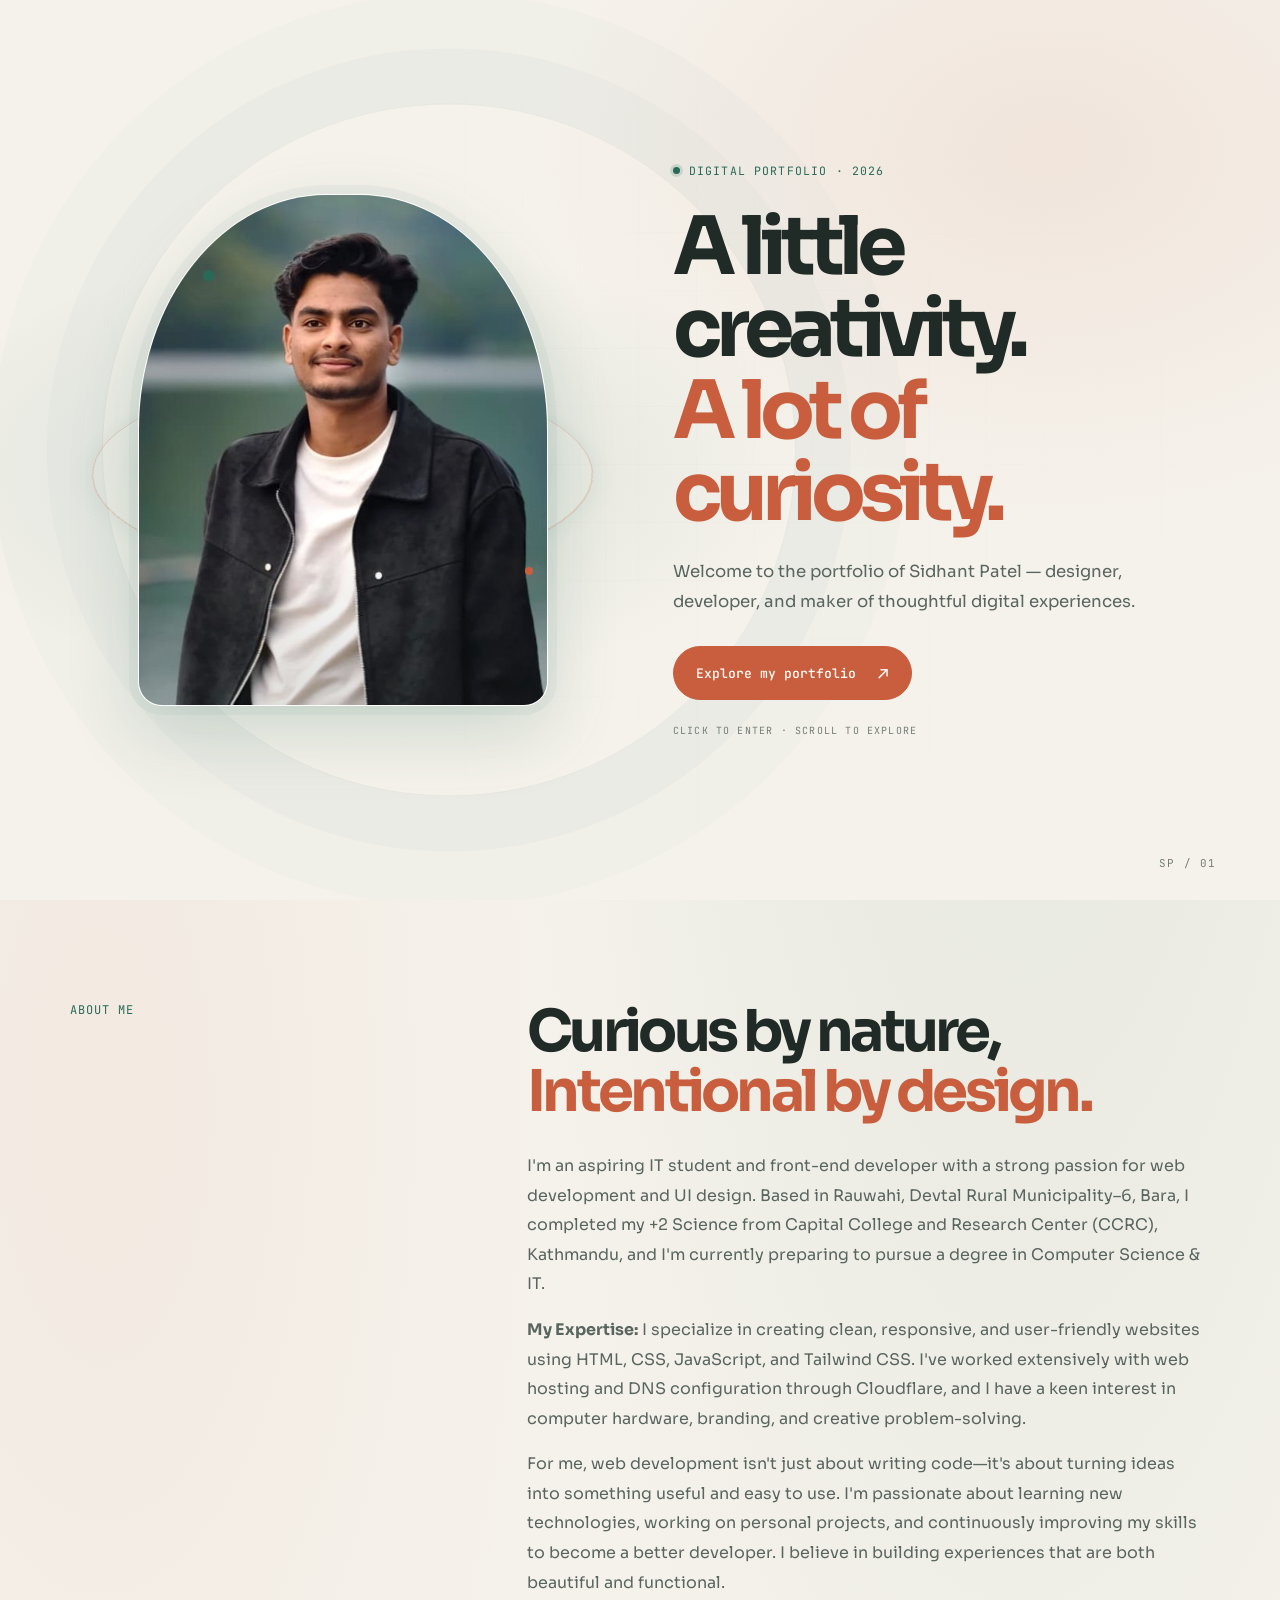
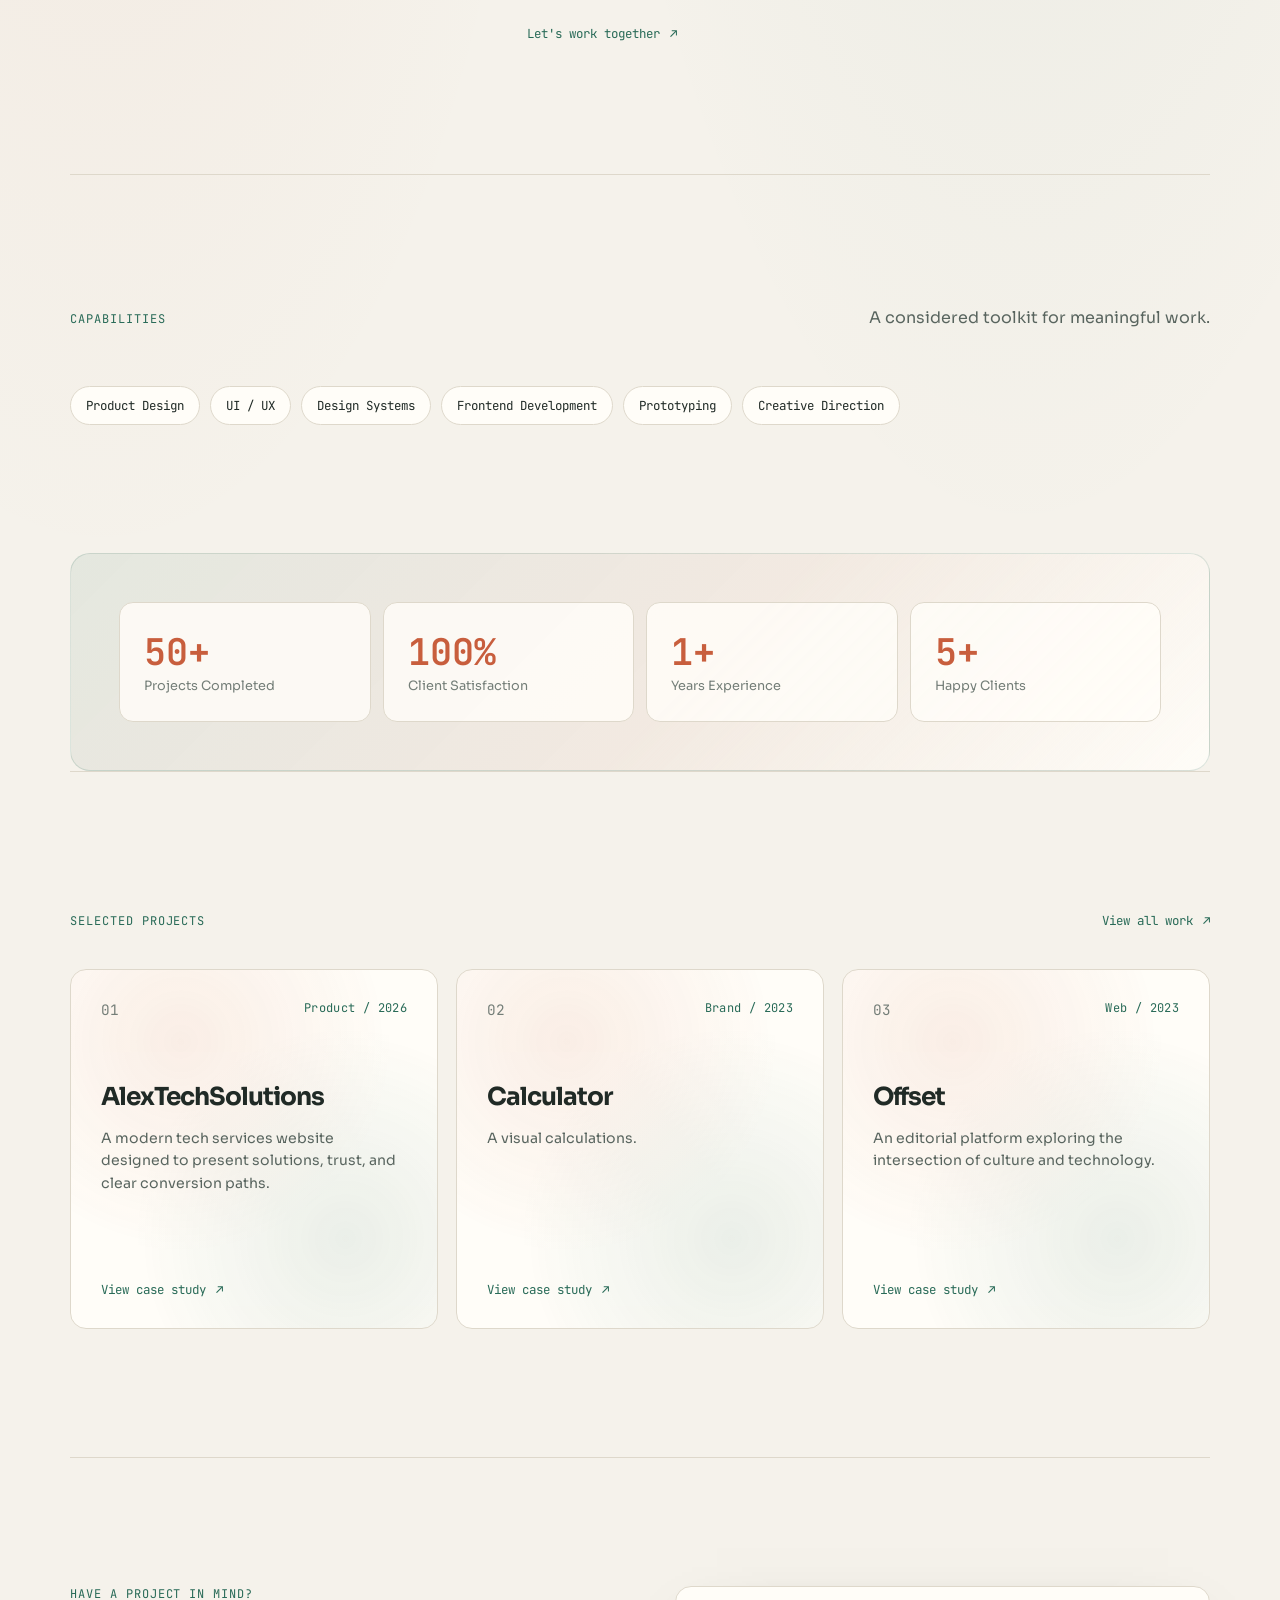
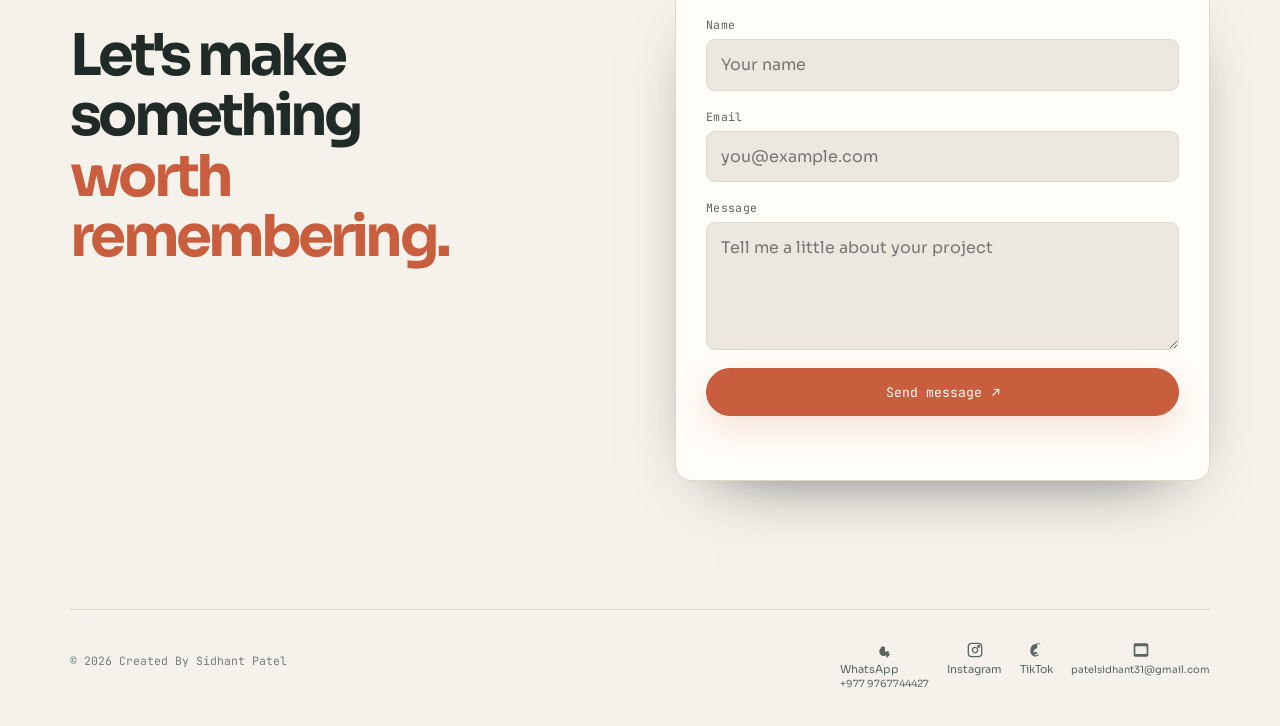
<file: index.html>
<!doctype html>
<html lang="en">
<head>
  <meta charset="UTF-8" />
  <meta name="viewport" content="width=device-width, initial-scale=1.0" />
  <meta name="description" content="Sidhant Patel  product designer and developer." />
  <title>Sidhant Patel  Designer & Developer From Nepal</title>

  <link rel="icon" href="shsaaa.png" type="image/png" sizes="48x48" />
  <link rel="icon" href="shsaaa.png" type="image/png" sizes="200x200" />
  <link rel="shortcut icon" href="shsaaa.png" type="image/png" />
  <link rel="apple-touch-icon" href="shsaaa.png" sizes="200x200" type="image/png" />
  <link rel="icon" href="shsaaa.png" type="image/png" />

  <!-- Open Graph / WhatsApp Preview Tags -->
  <meta property="og:type" content="website" />
  <meta property="og:site_name" content="Sidhant Patel  Designer & Developer From Nepal" />
  <meta property="og:url" content="https://sidhantpatel.com.np/" />
  <meta property="og:title" content="Sidhant Patel  Designer & Developer From Nepal" />
  <meta property="og:description" content="Sidhant Patel  product designer and developer From Nepal." />
  <meta property="og:image" content="https://sidhantpatel.com.np/t1.png" />
  <meta property="og:image:alt" content="Sidhant Patel  Designer & Developer From Nepal" />
  <meta property="og:image:type" content="image/jpeg" />
  <meta property="og:image:width" content="1086" />
  <meta property="og:image:height" content="1448" />

  <meta name="twitter:card" content="summary_large_image" />
  <meta name="twitter:title" content="Sidhant Patel  Designer & Developer From Nepal" />
  <meta name="twitter:description" content="Sidhant Patel  product designer and developer From Nepal." />
  <meta name="twitter:image" content="https://sidhantpatel.com.np/t1.png" />

  <meta name="theme-color" content="#f5f2eb" />
  <meta name="msapplication-TileColor" content="#f5f2eb" />
  <meta name="msapplication-TileImage" content="shsaaa.png" />

  <link rel="icon" href="shsaaa.png" type="image/png" sizes="any" />
  <link rel="icon" href="shsaaa.png" type="image/png" />
  <link rel="icon" href="shsaaa.png" type="image/png" sizes="52x52" />
  <link rel="icon" href="shsaaa.png" type="image/png" sizes="100x100" />
  <link rel="shortcut icon" href="shsaaa.png" type="image/png" />
  <link rel="apple-touch-icon" href="shsaaa.png" sizes="190x190" type="image/png" />
  <link rel="mask-icon" href="shsaaa.png" color="#ff8a00" />
  <link rel="manifest" href="site.webmanifest" />

  <link rel="stylesheet" href="style.css" />
</head>
<body>
  <section class="welcome-screen" id="welcomeScreen" role="dialog" aria-modal="true" aria-labelledby="welcomeTitle" aria-describedby="welcomeDescription">
    <div class="welcome-orbit" aria-hidden="true">
      <div class="orbit-ring orbit-ring-one"></div>
      <div class="orbit-ring orbit-ring-two"></div>
      <div class="welcome-photo-frame"><img src="sidhant4.jpeg" alt="Sidhant Patel" class="welcome-photo" /></div>
      <span class="orbit-dot orbit-dot-one"></span>
      <span class="orbit-dot orbit-dot-two"></span>
    </div>
    <div class="welcome-copy">
      <p class="welcome-kicker"><span class="status-dot"></span> DIGITAL PORTFOLIO · 2026</p>
      <h1 id="welcomeTitle">A little creativity.<br /><em>A lot of curiosity.</em></h1>
      <p id="welcomeDescription">Welcome to the portfolio of Sidhant Patel — designer, developer, and maker of thoughtful digital experiences.</p>
      <button class="welcome-enter" id="welcomeEnter" type="button">Explore my portfolio <span aria-hidden="true">↗</span></button>
      <span class="welcome-hint">CLICK TO ENTER <span aria-hidden="true">·</span> SCROLL TO EXPLORE</span>
    </div>
    <span class="welcome-index" aria-hidden="true">SP / 01</span>
  </section>

  <header class="site-header">
    <nav class="nav container" aria-label="Primary navigation">
      <a class="logo" href="#home" aria-label="Sidhant Patel home">
        <img src="sidhant2.jpeg" alt="Sidhant Patel" class="logo-mark" />
        <span class="logo-text">
          <span class="logo-title">Sidhant Patel</span>
          <span class="logo-subtitle">Designer &amp; Developer</span>
        </span>
      </a>
      <button class="menu-toggle" type="button" aria-expanded="false" aria-controls="nav-links">Menu</button>
      <div class="nav-links" id="nav-links">
        <a href="#home">Profile</a><a href="#about">About</a><a href="#skills">Expertise</a><a href="#projects">Work</a><a href="#contact">Connect</a>
      </div>
    </nav>
  </header>

  <main>
    <section class="hero container" id="home">
      <div class="hero-copy">
        <p class="eyebrow">Available for select projects <span class="status-dot"></span></p>
        <h1>Hi, I’m<br /><em>SIDHANT </em></h1>
        <p class="intro">I design thoughtful digital experiences. Based in Rauwahi, Devtal Rural Municipality–6, Bara, I completed my +2 Science from Capital College and Research Center (CCRC), Kathmandu, and I'm currently preparing to pursue a degree in Computer Science & IT.</p>
        <div class="actions"><a class="button button-primary" href="#projects">View Portfolio <span>↗</span></a><a class="button button-secondary" href="cv.png" download>Download Resume <span>↓</span></a></div>
      </div>
      <div class="portrait-wrap"><div class="portrait-frame"><img src="t3.png" alt="Professional portrait of Sidhant Patel" /></div></div>
    </section>

    <section class="section container about-grid" id="about">
      <p class="section-label">About me</p>
      <div>
        <h2>Curious by nature,<br /><em>Intentional by design.</em></h2>
        <p class="body-copy">I'm an aspiring IT student and front-end developer with a strong passion for web development and UI design. Based in Rauwahi, Devtal Rural Municipality–6, Bara, I completed my +2 Science from Capital College and Research Center (CCRC), Kathmandu, and I'm currently preparing to pursue a degree in Computer Science & IT.</p>
        
        <p class="body-copy"><strong>My Expertise:</strong> I specialize in creating clean, responsive, and user-friendly websites using HTML, CSS, JavaScript, and Tailwind CSS. I've worked extensively with web hosting and DNS configuration through Cloudflare, and I have a keen interest in computer hardware, branding, and creative problem-solving.</p>
        
        <p class="body-copy">For me, web development isn't just about writing code—it's about turning ideas into something useful and easy to use. I'm passionate about learning new technologies, working on personal projects, and continuously improving my skills to become a better developer. I believe in building experiences that are both beautiful and functional.</p>
        
        <a class="text-link" href="#contact">Let's work together <span>↗</span></a>
      </div>
    </section>

    <section class="section container" id="skills"><div class="section-heading"><p class="section-label">Capabilities</p><p class="section-note">A considered toolkit for meaningful work.</p></div><div class="skills-list"><span>Product Design</span><span>UI / UX</span><span>Design Systems</span><span>Frontend Development</span><span>Prototyping</span><span>Creative Direction</span></div></section>

    <section class="section stats-section container" id="stats"><div class="stats-grid"><div class="stat-card"><div class="stat-number">50+</div><div class="stat-label">Projects Completed</div></div><div class="stat-card"><div class="stat-number">100%</div><div class="stat-label">Client Satisfaction</div></div><div class="stat-card"><div class="stat-number">1+</div><div class="stat-label">Years Experience</div></div><div class="stat-card"><div class="stat-number">5+</div><div class="stat-label">Happy Clients</div></div></div></section>

    <section class="section container" id="projects"><div class="section-heading"><p class="section-label">Selected projects</p><a class="text-link" href="#contact">View all work <span>↗</span></a></div><div class="project-grid"><article class="project-card"><div class="card-background"></div><div class="card-content"><div class="project-top"><span class="project-number">01</span><span class="project-type">Product / 2026</span></div><h3>AlexTechSolutions</h3><p>A modern tech services website designed to present solutions, trust, and clear conversion paths.</p><a class="card-link" href="https://alextechsolutions.sidhantpatel.com.np/" target="_blank" rel="noreferrer" aria-label="View AlexTechSolutions project">View case study <span>↗</span></a></div></article><article class="project-card"><div class="card-background"></div><div class="card-content"><div class="project-top"><span class="project-number">02</span><span class="project-type">Brand / 2023</span></div><h3>Calculator</h3><p>A visual calculations.</p><a class="card-link" href="calculator" aria-label="View Common Ground project">View case study <span>↗</span></a></div></article><article class="project-card"><div class="card-background"></div><div class="card-content"><div class="project-top"><span class="project-number">03</span><span class="project-type">Web / 2023</span></div><h3>Offset</h3><p>An editorial platform exploring the intersection of culture and technology.</p><a class="card-link" href="#contact" aria-label="View Offset project">View case study <span>↗</span></a></div></article></div></section>

    <section class="section contact-section container" id="contact"><div><p class="section-label">Have a project in mind?</p><h2>Let's make something<br /><em>worth remembering.</em></h2></div><form id="contact-form" class="contact-form" action="https://formspree.io/f/xljrllak" method="POST"><div class="form-group"><label for="name" class="form-label">Name</label><input type="text" id="name" name="name" class="form-input" required placeholder="Your name" /></div><div class="form-group"><label for="email" class="form-label">Email</label><input type="email" id="email" name="email" class="form-input" required placeholder="you@example.com" /></div><div class="form-group"><label for="message" class="form-label">Message</label><textarea id="message" name="message" class="form-input form-textarea" rows="4" required placeholder="Tell me a little about your project"></textarea></div><button class="button button-primary" type="submit">Send message <span>↗</span></button><p class="form-message" role="status"></p></form></section>

  <!-- Birthday Popup Modal -->
  <div id="birthday-popup" class="birthday-popup-overlay" role="dialog" aria-modal="true" aria-labelledby="birthday-title">
    <div class="birthday-image-wrap">
      <button class="birthday-close-btn" type="button" aria-label="Close birthday message">×</button>
      <img src="t1.png" alt="Birthday wishes" />
    </div>
  </div>

  <!-- Success Popup Modal -->
  <div id="success-popup" class="success-popup-overlay">
    <div class="success-popup">
      <div class="popup-icon">✓</div>
      <h2>Message Sent Successfully!</h2>
      <p>Thank you for reaching out. I'll get back to you soon.</p>
      <button class="popup-close-btn">Close</button>
    </div>
  </div>
  </main>

  <footer class="footer container"><p><a href="https://www.facebook.com/SiDhAnT44444" target="_blank" rel="noreferrer">© 2026   Created By Sidhant Patel</a></p>
    <div class="social-links">
      <div class="social-item"><a href="https://wa.me/9779767744427" target="_blank" rel="noreferrer" aria-label="WhatsApp"><svg width="1em" height="1em" viewBox="0 0 24 24" fill="currentColor" style="display: inline-block; vertical-align: -0.125em;"><path d="M17.472 14.382c-.297-.149-1.758-.867-2.03-.967-.273-.099-.471-.148-.67.15-.197.297-.767.966-.94 1.164-.173.199-.347.223-.644.075-.297-.15-1.255-.463-2.39-1.475-.883-.788-1.48-1.761-1.653-2.059-.173-.297-.018-.458.13-.606.134-.133.298-.347.446-.52.149-.174.198-.298.298-.497.099-.198.05-.371-.025-.52-.075-.149-.669-1.612-.916-2.207-.242-.579-.487-.5-.67-.51-.173-.008-.371-.01-.57-.01-.198 0-.52.074-.792.372-.272.297-1.04 1.016-1.04 2.479 0 1.462 1.065 2.875 1.213 3.074.149.198 2.096 3.2 5.076 4.487.709.306 1.262.489 1.694.625.712.227 1.36.195 1.871.118.571-.085 1.758-.719 2.006-1.413.248-.694.248-1.289.173-1.413-.074-.124-.272-.198-.57-.347m-5.421-7.403h-.004a9.87 9.87 0 00-4.255.949c-2.51 1.182-4.374 3.6-4.374 6.282 0 3.712 3.013 6.727 6.726 6.727a6.72 6.72 0 003.792-1.15l.005 3.517a.5.5 0 00.857.358l4.644-4.644a.5.5 0 00-.143-.8l-.01-.006a10.007 10.007 0 00-7.242-2.283z"></path></svg></a><span>WhatsApp<br/><small>+977 9767744427</small></span></div>
      <div class="social-item"><a href="https://www.instagram.com/sidhant_patel_/" target="_blank" rel="noreferrer" aria-label="Instagram"><svg width="1em" height="1em" viewBox="0 0 24 24" fill="none" stroke="currentColor" stroke-width="2" stroke-linecap="round" stroke-linejoin="round" style="display: inline-block; vertical-align: -0.125em;"><rect x="2" y="2" width="20" height="20" rx="5" ry="5"></rect><path d="M16 11.37A4 4 0 1 1 12.63 8 4 4 0 0 1 16 11.37z"></path><circle cx="17.5" cy="6.5" r="1.5"></circle></svg></a><span>Instagram</span></div>
      <div class="social-item"><a href="https://www.tiktok.com/@sidhu_patel18" target="_blank" rel="noreferrer" aria-label="TikTok"><svg width="1em" height="1em" viewBox="0 0 24 24" fill="currentColor" style="display: inline-block; vertical-align: -0.125em;"><path d="M19.59 6.69a4.83 4.83 0 0 1-3.77-4.25V2h-3.45v13.67a2.89 2.89 0 0 1-5.1 1.82 2.89 2.89 0 0 1 5.1-1.82V9.4a6.84 6.84 0 0 0-1-.05A6.33 6.33 0 0 0 9 20.1a6.34 6.34 0 0 0 5.25-2.82v3.07a9.36 9.36 0 0 1-5.25 1.63A9.44 9.44 0 0 1 2 11.9a9.37 9.37 0 0 1 9-9.4 9.19 9.19 0 0 1 3.54.66z"></path></svg></a><span>TikTok</span></div>
      <div class="social-item"><a href="mailto:patelsidhant31@gmail.com" aria-label="Gmail"><svg width="1em" height="1em" viewBox="0 0 24 24" fill="currentColor" style="display: inline-block; vertical-align: -0.125em;"><path d="M20.5 2h-17C2.12 2 1 3.12 1 4.5v15C1 20.88 2.12 22 3.5 22h17c1.38 0 2.5-1.12 2.5-2.5v-15C23 3.12 21.88 2 20.5 2zm0 4.5v.34l-8.5 5.9-8.5-5.9V6.5h17zm0 11.5h-17v-11l8.5 5.9 8.5-5.9v11z"></path></svg></a><span><small>patelsidhant31@gmail.com</small></span></div>
    </div></footer>
  <script src="script.js"></script>
</body>
</html>
</file>
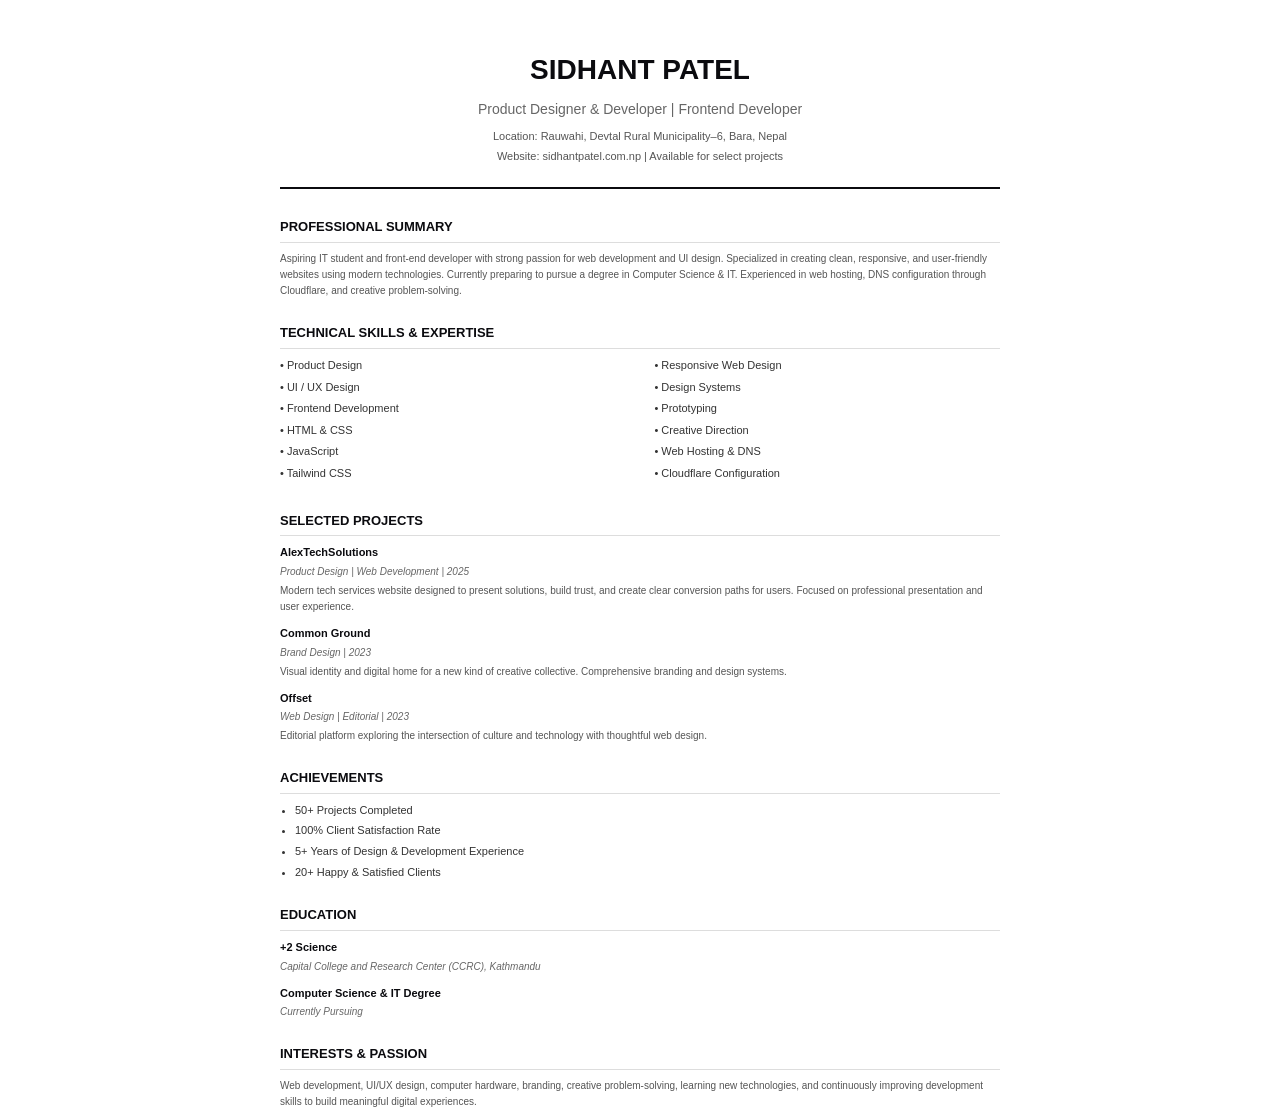
<file: resume.html>
<!DOCTYPE html>
<html lang="en">
<head>
    <meta charset="UTF-8">
    <meta name="viewport" content="width=device-width, initial-scale=1.0">
    <title>Sidhant Patel - Resume</title>
    <style>
        * {
            margin: 0;
            padding: 0;
            box-sizing: border-box;
        }
        body {
            font-family: -apple-system, BlinkMacSystemFont, 'Segoe UI', Roboto, 'Helvetica Neue', Arial, sans-serif;
            line-height: 1.6;
            color: #333;
            background: white;
        }
        .container {
            max-width: 8.5in;
            height: 11in;
            margin: 0 auto;
            padding: 0.5in;
            background: white;
        }
        header {
            text-align: center;
            margin-bottom: 0.3in;
            border-bottom: 2px solid #0b0b0f;
            padding-bottom: 0.2in;
        }
        h1 {
            font-size: 28px;
            color: #0b0b0f;
            margin-bottom: 5px;
        }
        .subtitle {
            font-size: 14px;
            color: #666;
            margin-bottom: 8px;
        }
        .contact-info {
            font-size: 11px;
            color: #555;
        }
        .contact-info p {
            margin: 2px 0;
        }
        section {
            margin-bottom: 0.25in;
        }
        .section-title {
            font-size: 13px;
            font-weight: bold;
            color: #0b0b0f;
            text-transform: uppercase;
            margin-bottom: 8px;
            padding-bottom: 4px;
            border-bottom: 1px solid #ddd;
        }
        .entry {
            margin-bottom: 10px;
            font-size: 11px;
        }
        .entry-title {
            font-weight: bold;
            color: #0b0b0f;
            margin-bottom: 2px;
        }
        .entry-subtitle {
            font-size: 10px;
            color: #666;
            font-style: italic;
            margin-bottom: 3px;
        }
        .entry-content {
            font-size: 10px;
            color: #555;
            margin-bottom: 2px;
        }
        .skills-list {
            font-size: 11px;
            columns: 2;
            column-gap: 0.3in;
        }
        .skill-item {
            margin-bottom: 4px;
        }
        ul {
            margin-left: 15px;
            font-size: 11px;
        }
        li {
            margin-bottom: 3px;
        }
        @media print {
            body {
                margin: 0;
                padding: 0;
            }
            .container {
                margin: 0;
                padding: 0.5in;
                max-width: 100%;
                height: auto;
                box-shadow: none;
            }
        }
    </style>
</head>
<body>
    <div class="container">
        <header>
            <h1>SIDHANT PATEL</h1>
            <p class="subtitle">Product Designer & Developer | Frontend Developer</p>
            <div class="contact-info">
                <p>Location: Rauwahi, Devtal Rural Municipality–6, Bara, Nepal</p>
                <p>Website: sidhantpatel.com.np | Available for select projects</p>
            </div>
        </header>

        <section>
            <div class="section-title">Professional Summary</div>
            <div class="entry-content">
                Aspiring IT student and front-end developer with strong passion for web development and UI design. Specialized in creating clean, responsive, and user-friendly websites using modern technologies. Currently preparing to pursue a degree in Computer Science & IT. Experienced in web hosting, DNS configuration through Cloudflare, and creative problem-solving.
            </div>
        </section>

        <section>
            <div class="section-title">Technical Skills & Expertise</div>
            <div class="skills-list">
                <div class="skill-item">• Product Design</div>
                <div class="skill-item">• UI / UX Design</div>
                <div class="skill-item">• Frontend Development</div>
                <div class="skill-item">• HTML & CSS</div>
                <div class="skill-item">• JavaScript</div>
                <div class="skill-item">• Tailwind CSS</div>
                <div class="skill-item">• Responsive Web Design</div>
                <div class="skill-item">• Design Systems</div>
                <div class="skill-item">• Prototyping</div>
                <div class="skill-item">• Creative Direction</div>
                <div class="skill-item">• Web Hosting & DNS</div>
                <div class="skill-item">• Cloudflare Configuration</div>
            </div>
        </section>

        <section>
            <div class="section-title">Selected Projects</div>
            <div class="entry">
                <div class="entry-title">AlexTechSolutions</div>
                <div class="entry-subtitle">Product Design | Web Development | 2025</div>
                <div class="entry-content">Modern tech services website designed to present solutions, build trust, and create clear conversion paths for users. Focused on professional presentation and user experience.</div>
            </div>
            <div class="entry">
                <div class="entry-title">Common Ground</div>
                <div class="entry-subtitle">Brand Design | 2023</div>
                <div class="entry-content">Visual identity and digital home for a new kind of creative collective. Comprehensive branding and design systems.</div>
            </div>
            <div class="entry">
                <div class="entry-title">Offset</div>
                <div class="entry-subtitle">Web Design | Editorial | 2023</div>
                <div class="entry-content">Editorial platform exploring the intersection of culture and technology with thoughtful web design.</div>
            </div>
        </section>

        <section>
            <div class="section-title">Achievements</div>
            <ul>
                <li>50+ Projects Completed</li>
                <li>100% Client Satisfaction Rate</li>
                <li>5+ Years of Design & Development Experience</li>
                <li>20+ Happy & Satisfied Clients</li>
            </ul>
        </section>

        <section>
            <div class="section-title">Education</div>
            <div class="entry">
                <div class="entry-title">+2 Science</div>
                <div class="entry-subtitle">Capital College and Research Center (CCRC), Kathmandu</div>
            </div>
            <div class="entry">
                <div class="entry-title">Computer Science & IT Degree</div>
                <div class="entry-subtitle">Currently Pursuing</div>
            </div>
        </section>

        <section>
            <div class="section-title">Interests & Passion</div>
            <div class="entry-content">
                Web development, UI/UX design, computer hardware, branding, creative problem-solving, learning new technologies, and continuously improving development skills to build meaningful digital experiences.
            </div>
        </section>
    </div>
</body>
</html>
</file>
<file: style.css>
@import url('https://fonts.googleapis.com/css2?family=JetBrains+Mono:wght@400;500;600&family=Sora:wght@400;500;600;700&display=swap');

:root {
  color-scheme: light;
  --bg: #f5f2eb;
  --bg-soft: #ece8df;
  --surface: #fffdf8;
  --surface-2: #f1ede4;
  --border: #ded8cb;
  --text: #202a26;
  --text-dim: #59655f;
  --text-faint: #747e78;
  --gold: #c85e3d;
  --gold-dim: #79402d;
  --teal: #286a57;
  --maxw: 1140px;
  --pad: clamp(20px, 5vw, 64px);
  --ease: cubic-bezier(.4, 0, .2, 1);
}

@media (prefers-reduced-motion: reduce) {
  *, *::before, *::after { animation-duration: .001ms !important; animation-iteration-count: 1 !important; transition-duration: .001ms !important; scroll-behavior: auto !important; }
}

*, *::before { box-sizing: border-box; }
html { scroll-behavior: smooth; }
body {
  margin: 0;
  background: var(--bg);
  color: var(--text);
  font: 16px/1.6 'Sora', sans-serif;
  -webkit-font-smoothing: antialiased;
  overflow-x: hidden;
}
body::before {
  content: '';
  position: fixed;
  inset: 0;
  pointer-events: none;
  background-image: linear-gradient(var(--border) 1px, transparent 1px), linear-gradient(90deg, var(--border) 1px, transparent 1px);
  background-size: 64px 64px;
  opacity: .16;
  mask-image: radial-gradient(ellipse 70% 60% at 50% 0%, black 30%, transparent 75%);
}
h1, h2, h3 { color: var(--text); font-family: 'Sora', sans-serif; letter-spacing: -.04em; }
h1, h2, h3, p { margin-top: 0; }
a { color: inherit; text-decoration: none; }
img { display: block; max-width: 100%; }
button, input, textarea { font: inherit; }
.container { width: min(var(--maxw), calc(100% - 2 * var(--pad))); margin: 0 auto; }

.site-header { position: sticky; top: 0; z-index: 10; background: rgba(245, 242, 235, .92); border-bottom: 1px solid var(--border); }
.nav { min-height: 76px; display: flex; align-items: center; justify-content: space-between; gap: 24px; }
.logo { display: flex; align-items: center; gap: 12px; }
.logo-mark { width: 38px; height: 38px; border: 1px solid var(--border); border-radius: 8px; object-fit: cover; }
.logo-text { display: flex; flex-direction: column; line-height: 1.15; }
.logo-title { color: var(--text); font: 500 1rem 'JetBrains Mono', monospace; }
.logo-subtitle { color: var(--text-faint); font-size: .62rem; letter-spacing: .08em; text-transform: uppercase; }
.nav-links { display: flex; gap: 28px; color: var(--text-dim); font: .78rem 'JetBrains Mono', monospace; }
.nav-links a { transition: color .2s var(--ease); }
.nav-links a:hover, .footer a:hover, .text-link:hover { color: var(--gold); }
.menu-toggle { display: none; padding: 8px 12px; border: 1px solid var(--border); border-radius: 6px; background: transparent; color: var(--text); cursor: pointer; }

.hero { position: relative; z-index: 1; min-height: 690px; display: grid; grid-template-columns: 1.15fr 1fr; align-items: center; gap: 56px; padding-top: clamp(64px, 8vw, 110px); padding-bottom: 90px; }
.eyebrow, .section-label, .project-type, .portrait-label, .form-label { color: var(--teal); font: .75rem 'JetBrains Mono', monospace; letter-spacing: .03em; text-transform: none; }
.status-dot { display: inline-block; width: 7px; height: 7px; margin-left: 8px; border-radius: 50%; background: var(--teal); box-shadow: 0 0 0 3px rgba(40, 106, 87, .16); }
.hero-copy { animation: fadeUp .8s ease both; }
h1 { margin: 22px 0 26px; font-size: clamp(3rem, 7vw, 6rem); line-height: .98; font-weight: 700; }
h1 em, h2 em { color: var(--gold); font-family: inherit; font-style: normal; }
.intro { max-width: 55ch; color: var(--text-dim); }
.actions { display: flex; flex-wrap: wrap; gap: 14px; margin-top: 32px; }
.button { display: inline-flex; align-items: center; justify-content: center; gap: 10px; padding: 12px 20px; border: 1px solid transparent; border-radius: 999px; color: var(--text); font: .82rem 'JetBrains Mono', monospace; cursor: pointer; transition: transform .2s var(--ease), background .2s var(--ease), border-color .2s var(--ease), color .2s var(--ease); }
.button-primary { background: var(--gold); border-color: var(--gold); color: #fffdf8; }
.button-primary:hover { background: #ad4d32; transform: translateY(-2px); }
.button-secondary { border-color: var(--border); }
.button-secondary:hover { border-color: var(--teal); color: var(--teal); transform: translateY(-2px); }
.portrait-wrap { justify-self: end; width: min(100%, 430px); perspective: 1200px; }
.portrait-frame { width: 100%; aspect-ratio: 1086 / 1448; padding: 10px; border: 1px solid var(--border); border-radius: 18px; background: var(--surface); transform: perspective(1200px) rotateY(-6deg) rotateX(2deg); transition: transform .5s var(--ease), box-shadow .5s var(--ease); box-shadow: 0 30px 60px -20px rgba(32,42,38,.18); }
.portrait-frame:hover { transform: rotateY(0) rotateX(0); }
.portrait-frame img { width: 100%; height: 100%; border-radius: 10px; object-fit: cover; filter: grayscale(.15) contrast(1.05); }
.portrait-label { margin: 12px 0 0; color: var(--text-faint); }

.section { position: relative; z-index: 1; padding: clamp(72px, 10vw, 120px) 0; border-top: 1px solid var(--border); }
.section-label { margin-bottom: 24px; }
.section h2 { margin-bottom: 28px; font-size: clamp(2rem, 4.5vw, 4rem); line-height: 1.05; }
.about-grid { display: grid; grid-template-columns: .7fr 1.3fr; gap: 70px; }
.body-copy, .section-note { max-width: 64ch; color: var(--text-dim); }
.text-link, .card-link { display: inline-flex; gap: 10px; margin-top: 12px; color: var(--teal); font: .78rem 'JetBrains Mono', monospace; }
.section-heading { display: flex; justify-content: space-between; align-items: baseline; gap: 20px; }
.section-heading .section-label { margin-bottom: 0; }
.skills-list { display: flex; flex-wrap: wrap; gap: 10px; margin-top: 38px; }
.skills-list span { padding: 8px 13px; border: 1px solid var(--border); border-radius: 6px; background: var(--surface); color: var(--text); font: .78rem 'JetBrains Mono', monospace; transition: border-color .2s, color .2s, transform .2s; }
.skills-list span:hover { border-color: var(--gold); color: var(--gold); transform: translateY(-2px); }

.stats-section { margin: 0 auto; border-top: 0; }
.stats-grid { display: grid; grid-template-columns: repeat(4, 1fr); gap: 16px; }
.stat-card { padding: 24px; border: 1px solid var(--border); background: var(--surface); transition: transform .25s var(--ease), border-color .25s var(--ease); }
.stat-card:hover { border-color: var(--gold); transform: translateY(-5px); }
.stat-number { color: var(--gold); font: 600 2rem 'JetBrains Mono', monospace; }
.stat-label { color: var(--text-faint); font-size: .8rem; }

.project-grid { display: grid; grid-template-columns: repeat(3, 1fr); gap: 20px; margin-top: 40px; }
.project-card { position: relative; min-height: 340px; overflow: hidden; border: 1px solid var(--border); border-radius: 10px; background: var(--surface); transition: transform .35s var(--ease), border-color .35s var(--ease), box-shadow .35s var(--ease); }
.project-card:hover { border-color: var(--teal); transform: translateY(-6px); box-shadow: 0 24px 50px -24px rgba(32,42,38,.24); }
.card-background { position: absolute; inset: 0; background: radial-gradient(circle at 30% 20%, rgba(200,94,61,.12), transparent 55%), radial-gradient(circle at 75% 75%, rgba(40,106,87,.12), transparent 55%); opacity: .7; }
.card-content { position: relative; z-index: 1; display: flex; flex-direction: column; height: 100%; padding: 26px; }
.project-top { display: flex; justify-content: space-between; color: var(--text-faint); }
.project-number { font: .9rem 'JetBrains Mono', monospace; }
.project-card h3 { margin: 58px 0 10px; font-size: 1.35rem; }
.project-card p { max-width: 30ch; color: var(--text-dim); font-size: .88rem; }
.card-link { margin-top: auto; }

.contact-section { display: grid; grid-template-columns: 1fr 1fr; gap: 70px; }
.contact-form { display: grid; gap: 18px; padding: 30px; border: 1px solid var(--border); border-radius: 10px; background: var(--surface); }
.form-group { display: flex; flex-direction: column; gap: 7px; }
.form-label { color: var(--text-dim); font-size: .72rem; }
.form-input { width: 100%; padding: 12px 14px; border: 1px solid var(--border); border-radius: 6px; background: var(--bg-soft); color: var(--text); resize: vertical; transition: border-color .2s; }
.form-input:focus { outline: 0; border-color: var(--gold); }
.form-textarea { min-height: 120px; }
.form-message { min-height: 1.2em; margin: 0; color: var(--teal); font-size: .8rem; }

.footer { position: relative; z-index: 1; display: flex; justify-content: space-between; align-items: center; gap: 24px; padding: 28px 0; border-top: 1px solid var(--border); color: var(--text-faint); font: .72rem 'JetBrains Mono', monospace; }
.social-links { display: flex; flex-wrap: wrap; justify-content: flex-end; gap: 18px; }
.social-item { display: flex; flex-direction: column; align-items: center; gap: 4px; color: var(--text-dim); font-family: 'Sora', sans-serif; font-size: .68rem; }
.social-item small { font-size: .62rem; }
.social-links a { display: inline-flex; color: var(--text-dim); font-size: 1rem; transition: color .2s, transform .2s; }
.social-links a:hover { color: var(--teal); transform: translateY(-2px); }

.birthday-popup-overlay, .success-popup-overlay { position: fixed; inset: 0; z-index: 100; display: none; place-items: center; padding: 20px; background: rgba(5, 7, 12, .82); }
.birthday-popup-overlay.show, .success-popup-overlay.show { display: grid; }
.birthday-image-wrap, .success-popup { position: relative; max-width: min(520px, 100%); border: 1px solid var(--border); border-radius: 10px; background: var(--surface); box-shadow: 0 30px 80px rgba(0,0,0,.6); }
.birthday-image-wrap img { max-height: 80vh; border-radius: 9px; object-fit: contain; }
.birthday-close-btn, .popup-close-btn { border: 1px solid var(--border); border-radius: 6px; background: var(--bg-soft); color: var(--text); cursor: pointer; }
.birthday-close-btn { position: absolute; top: 10px; right: 10px; width: 34px; height: 34px; font-size: 1.4rem; }
.success-popup { padding: 34px; text-align: center; }
.popup-icon { color: var(--teal); font-size: 2rem; }
.success-popup h2 { margin: 8px 0; font-size: 1.5rem; }
.success-popup p { color: var(--text-dim); }
.popup-close-btn { padding: 9px 18px; }

a:focus-visible, button:focus-visible, input:focus-visible, textarea:focus-visible { outline: 2px solid var(--gold); outline-offset: 3px; }
@keyframes fadeUp { from { opacity: 0; transform: translateY(18px); } to { opacity: 1; transform: translateY(0); } }

@media (max-width: 980px) {
  .hero { grid-template-columns: 1fr; }
  .portrait-wrap { order: -1; justify-self: start; width: min(100%, 360px); }
  .about-grid, .contact-section { grid-template-columns: 1fr; gap: 36px; }
  .stats-grid { grid-template-columns: repeat(2, 1fr); }
  .project-grid { grid-template-columns: 1fr 1fr; }
}
@media (max-width: 700px) {
  .menu-toggle { display: block; }
  .nav-links { position: absolute; top: 76px; left: 0; right: 0; display: none; flex-direction: column; gap: 22px; padding: 24px var(--pad); background: var(--bg-soft); border-bottom: 1px solid var(--border); }
  .nav-links.open { display: flex; }
  .project-grid { grid-template-columns: 1fr; }
  .footer { align-items: flex-start; flex-direction: column; }
  .social-links { justify-content: flex-start; }
}
@media (max-width: 480px) {
  .stats-grid { grid-template-columns: 1fr; }
  .section-heading { align-items: flex-start; flex-direction: column; }
  .contact-form { padding: 20px; }
}
/* Legacy stylesheet retained below for reference only.
@import url('https://fonts.googleapis.com/css2?family=DM+Mono:wght@400;500&family=Manrope:wght@400;500;600;700&display=swap');

:root {
  --bg: #f3f7fc;
  --panel: #ffffff;
  --text: #101828;
  --muted: #526074;
  --line: #dfe7f2;
  --accent: #1e5eff;
  --accent-soft: #eaf1ff;
  --max: 1120px;
}

* {
  box-sizing: border-box;
}

html {
  scroll-behavior: smooth;
}

body {
  margin: 0;
  background: radial-gradient(circle at top, rgba(30, 94, 255, 0.14), transparent 30%),
    linear-gradient(180deg, #f7f9fd 0%, #eef4fb 100%);
  color: var(--text);
  font-family: 'Manrope', sans-serif;
  line-height: 1.6;
  font-size: 16px;
  font-weight: 500;
  text-rendering: optimizeLegibility;
  -webkit-font-smoothing: antialiased;
  -moz-osx-font-smoothing: grayscale;
}

html {
  font-size: 16px;
}

p,
li,
label,
input,
textarea,
button,
span,
small {
  font-family: 'Manrope', sans-serif;
}

a {
  color: inherit;
  text-decoration: none;
}

img {
  max-width: 100%;
  display: block;
}

.container {
  width: min(var(--max), calc(100% - 48px));
  margin: 0 auto;
}

.site-header {
  position: sticky;
  top: 0;
  z-index: 10;
  background: rgba(255, 255, 255, 0.82);
  backdrop-filter: blur(14px);
  border-bottom: 1px solid var(--line);
}

.nav {
  height: 76px;
  display: flex;
  align-items: center;
  justify-content: space-between;
}

.logo {
  display: flex;
  align-items: center;
  gap: 12px;
  padding: 8px 14px 8px 8px;
  border-radius: 18px;
  border: 1px solid rgba(16, 24, 40, 0.08);
  background: rgba(255, 255, 255, 0.88);
  box-shadow: 0 8px 18px rgba(15, 23, 42, 0.05);
  transition: transform 0.25s ease, box-shadow 0.25s ease;
}

.logo:hover {
  transform: translateY(-2px);
  box-shadow: 0 12px 24px rgba(15, 23, 42, 0.08);
}

.logo-mark {
  display: block;
  width: 42px;
  height: 42px;
  border-radius: 12px;
  object-fit: cover;
  object-position: center;
  flex-shrink: 0;
  border: 1px solid rgba(30, 94, 255, 0.18);
  box-shadow: 0 6px 16px rgba(15, 23, 42, 0.08);
  background: #edf3ff;
}

.logo-text {
  display: flex;
  flex-direction: column;
  line-height: 1.1;
}

.logo-title {
  color: var(--text);
  font-size: 0.88rem;
  font-weight: 800;
  letter-spacing: -0.04em;
}

.logo-subtitle {
  color: var(--muted);
  font-size: 0.6rem;
  letter-spacing: 0.12em;
  text-transform: uppercase;
  margin-top: 2px;
}

.logo span,
.eyebrow,
.section-label,
.project-type,
.portrait-label {
  color: var(--accent);
}

.nav-links {
  display: flex;
  align-items: center;
  gap: 28px;
  color: var(--muted);
  font-size: 0.76rem;
  letter-spacing: 0.08em;
  text-transform: uppercase;
}

.nav-links a {
  position: relative;
  padding: 6px 0;
  color: var(--muted);
  font-weight: 700;
}

.nav-links a::after {
  content: "";
  position: absolute;
  left: 0;
  bottom: -4px;
  width: 0;
  height: 2px;
  background: var(--accent);
  transition: width 0.25s ease;
}

.nav-links a:hover,
.footer a:hover,
.text-link:hover {
  color: var(--accent);
}

.nav-links a:hover::after {
  width: 100%;
}

.nav-links a,
.footer a,
.text-link {
  transition: color 0.25s ease, transform 0.25s ease;
}

.social-links {
  display: flex;
  align-items: center;
  gap: 20px;
  flex-wrap: wrap;
  justify-content: center;
}

.social-item {
  display: flex;
  flex-direction: column;
  align-items: center;
  gap: 6px;
  font-size: 0.75rem;
  color: var(--muted);
  transition: color 0.25s ease;
}

.social-item small {
  font-size: 0.65rem;
  color: var(--muted);
  margin-top: 2px;
}

.social-item:hover {
  color: var(--accent);
}

.social-links a {
  display: inline-flex;
  align-items: center;
  justify-content: center;
  width: 28px;
  height: 28px;
  border: 1px solid var(--line);
  border-radius: 50%;
  color: var(--muted);
  font-size: 1rem;
  transition: all 0.25s ease;
}

.social-links a:hover {
  color: var(--accent);
  border-color: var(--accent);
  transform: translateY(-2px);
}

.menu-toggle {
  display: none;
  background: none;
  border: 2px solid var(--accent);
  color: var(--accent);
  font: inherit;
  padding: 10px 18px;
  border-radius: 8px;
  cursor: pointer;
  font-weight: 600;
  font-size: 0.75rem;
  letter-spacing: 0.1em;
  text-transform: uppercase;
  transition: all 0.3s ease;
}

.menu-toggle:hover {
  background: var(--accent-soft);
  transform: translateY(-2px);
  box-shadow: 0 8px 16px rgba(30, 94, 255, 0.15);
}

.menu-toggle:active {
  transform: scale(0.98);
}

.hero {
  min-height: 690px;
  display: grid;
  grid-template-columns: 1fr 0.8fr;
  align-items: center;
  gap: 90px;
  padding: 88px 0;
}

.eyebrow,
.section-label,
.project-type,
.portrait-label {
  font-family: 'DM Mono', monospace;
  text-transform: uppercase;
  font-size: 0.66rem;
  letter-spacing: 0.11em;
}

.status-dot {
  display: inline-block;
  width: 7px;
  height: 7px;
  margin-left: 7px;
  border-radius: 50%;
  background: var(--accent);
  box-shadow: 0 0 0 4px rgba(30, 94, 255, 0.12);
  animation: pulse 2s infinite;
}

.hero-copy {
  animation: fadeUp 0.8s ease both;
  animation-delay: 0.1s;
}

h1,
h2,
h3,
p {
  margin-top: 0;
}

h1 {
  font-size: clamp(3.7rem, 6.8vw, 6.8rem);
  line-height: 0.92;
  letter-spacing: -0.09em;
  margin: 25px 0 28px;
  font-weight: 800;
  transform: translateZ(0);
}

h2 {
  font-weight: 800;
  letter-spacing: -0.06em;
}

h3 {
  font-weight: 700;
  letter-spacing: -0.05em;
}

h1 em,
h2 em {
  font-family: 'Georgia', 'Times New Roman', serif;
  font-weight: 500;
  color: var(--accent);
  letter-spacing: -0.04em;
}

.intro {
  max-width: 440px;
  color: var(--muted);
  font-size: 1.04rem;
  line-height: 1.75;
}

.actions {
  display: flex;
  gap: 12px;
  flex-wrap: wrap;
  margin-top: 34px;
}

.button {
  display: inline-flex;
  align-items: center;
  justify-content: space-between;
  gap: 24px;
  padding: 13px 16px;
  border: 1px solid var(--line);
  font: 500 0.74rem 'DM Mono', monospace;
  transition: transform 0.25s ease, box-shadow 0.25s ease, border-color 0.25s ease, background 0.25s ease;
}

.button span {
  font-size: 1rem;
}

.button-primary {
  background: var(--accent);
  border-color: var(--accent);
  color: #ffffff;
  box-shadow: 0 18px 30px rgba(30, 94, 255, 0.18);
}

.button-primary:hover {
  background: #174ee0;
  transform: translateY(-3px) scale(1.01);
  box-shadow: 0 22px 34px rgba(30, 94, 255, 0.24);
}

.button-secondary {
  background: var(--panel);
  color: var(--text);
}

.button-secondary:hover {
  border-color: var(--accent);
  color: var(--accent);
  background: var(--accent-soft);
  transform: translateY(-3px);
}

.portrait-wrap {
  position: relative;
  justify-self: end;
  width: min(100%, 430px);
  perspective: 1200px;
  animation: floatCard 5s ease-in-out infinite;
}

.portrait-frame {
  --rx: 0deg;
  --ry: 0deg;
  --lift: 0px;
  width: 100%;
  aspect-ratio: 1086 / 1448;
  padding: 10px;
  border: 1px solid var(--line);
  background: var(--panel);
  border-radius: 18px;
  transform: perspective(1200px) rotateX(var(--rx)) rotateY(var(--ry)) translateY(var(--lift));
  transition: transform 0.25s ease, box-shadow 0.25s ease;
  box-shadow: 0 26px 60px rgba(16, 24, 40, 0.08);
}

.portrait-frame:hover {
  box-shadow: 0 30px 70px rgba(16, 24, 40, 0.12);
}

.portrait-frame img {
  width: 100%;
  height: 100%;
  object-fit: cover;
  filter: saturate(0.78);
  border-radius: 12px;
}

.portrait-label {
  position: absolute;
  bottom: -30px;
  left: 6px;
  color: var(--muted);
}

.section {
  padding: 115px 0;
  border-top: 1px solid var(--line);
}

.about-grid {
  display: grid;
  grid-template-columns: 0.7fr 1.3fr;
  gap: 70px;
}

.section h2 {
  font-size: clamp(2.4rem, 5vw, 4.5rem);
  line-height: 1.02;
  letter-spacing: -0.07em;
  margin-bottom: 32px;
}

.body-copy {
  max-width: 590px;
  color: var(--muted);
  font-size: 1.08rem;
  line-height: 1.8;
}

.text-link,
.card-link {
  display: inline-flex;
  gap: 14px;
  color: var(--accent);
  font-family: 'DM Mono', monospace;
  font-size: 0.7rem;
  text-transform: uppercase;
  letter-spacing: 0.08em;
}

.section-heading {
  display: flex;
  justify-content: space-between;
  gap: 20px;
  align-items: start;
}

.section-note {
  color: var(--muted);
  font-size: 0.95rem;
  line-height: 1.7;
}

.skills-list {
  display: flex;
  flex-wrap: wrap;
  gap: 10px;
  margin-top: 48px;
}

.skills-list span {
  border: 1px solid var(--line);
  border-radius: 999px;
  padding: 12px 18px;
  color: var(--muted);
  font-size: 0.82rem;
  transition: transform 0.2s ease, border-color 0.2s ease, color 0.2s ease;
}

.skills-list span:hover {
  border-color: var(--accent);
  color: var(--accent);
  transform: translateY(-2px);
}

.stats-section {
  padding: 100px 0;
  background: linear-gradient(135deg, rgba(30, 94, 255, 0.06) 0%, rgba(30, 94, 255, 0.03) 100%);
  border-radius: 24px;
  margin: 60px 0;
}

.stats-grid {
  display: grid;
  grid-template-columns: repeat(auto-fit, minmax(200px, 1fr));
  gap: 32px;
}

.stat-card {
  text-align: center;
  padding: 32px 24px;
  border-radius: 16px;
  background: var(--panel);
  border: 1px solid var(--line);
  transition: all 0.3s ease;
  animation: slideUp 0.6s ease-out forwards;
  opacity: 0;
}

.stat-card:nth-child(1) { animation-delay: 0.1s; }
.stat-card:nth-child(2) { animation-delay: 0.2s; }
.stat-card:nth-child(3) { animation-delay: 0.3s; }
.stat-card:nth-child(4) { animation-delay: 0.4s; }

.stat-card:hover {
  border-color: var(--accent);
  box-shadow: 0 8px 24px rgba(30, 94, 255, 0.12);
  transform: translateY(-8px);
}

.stat-number {
  font-size: 2.4rem;
  font-weight: 700;
  color: var(--accent);
  margin-bottom: 8px;
}

.stat-label {
  font-size: 0.9rem;
  color: var(--muted);
  font-weight: 500;
}

.project-grid {
  display: grid;
  grid-template-columns: repeat(3, 1fr);
  gap: 24px;
  margin-top: 48px;
  perspective: 1000px;
}

.project-card {
  --rx: 0deg;
  --ry: 0deg;
  --lift: 0px;
  position: relative;
  min-height: 340px;
  border-radius: 16px;
  overflow: hidden;
  background: var(--panel);
  border: 1px solid var(--line);
  display: flex;
  flex-direction: column;
  transition: all 0.4s cubic-bezier(0.34, 0.1, 0.64, 1);
  animation: slideUp 0.6s ease-out backwards;
}

.project-card:nth-child(1) { animation-delay: 0.1s; }
.project-card:nth-child(2) { animation-delay: 0.2s; }
.project-card:nth-child(3) { animation-delay: 0.3s; }

.card-background {
  position: absolute;
  inset: 0;
  background: linear-gradient(135deg, var(--accent-soft) 0%, rgba(30, 94, 255, 0.05) 100%);
  opacity: 0;
  transition: opacity 0.4s ease;
  z-index: 0;
}

.project-card:hover .card-background {
  opacity: 1;
}

.card-content {
  position: relative;
  z-index: 1;
  padding: 32px;
  display: flex;
  flex-direction: column;
  height: 100%;
}

.project-card:hover {
  border-color: var(--accent);
  box-shadow: 0 20px 40px rgba(30, 94, 255, 0.15);
  transform: translateY(-12px);
}

.project-top {
  display: flex;
  justify-content: space-between;
  color: var(--muted);
}

.project-number {
  font: 1rem 'DM Mono', monospace;
}

.project-card h3 {
  font-size: 1.7rem;
  letter-spacing: -0.05em;
  margin: 60px 0 10px;
}

.project-card p {
  color: var(--muted);
  font-size: 0.92rem;
  line-height: 1.7;
  max-width: 245px;
}

.card-link {
  margin-top: auto;
}

.contact-section {
  display: grid;
  grid-template-columns: 1fr 1fr;
  gap: 100px;
  padding: 120px 0;
}

.contact-section h2 {
  margin-top: 28px;
  animation: slideUp 0.6s ease-out 0.1s backwards;
  opacity: 0;
}

.contact-section > div {
  animation: slideUp 0.6s ease-out 0.15s backwards;
  opacity: 0;
}

.contact-form {
  max-width: 600px;
  animation: slideUp 0.6s ease-out 0.2s backwards;
  opacity: 0;
}

form {
  display: grid;
  gap: 18px;
}

.form-group {
  display: flex;
  flex-direction: column;
  opacity: 0;
  animation: slideUpForm 0.5s ease-out forwards;
  transition: transform 0.3s ease;
}

.form-group:nth-child(1) { animation-delay: 0.1s; }
.form-group:nth-child(2) { animation-delay: 0.2s; }
.form-group:nth-child(3) { animation-delay: 0.3s; }

.form-label {
  font: 0.7rem 'DM Mono', monospace;
  text-transform: uppercase;
  color: var(--muted);
  margin-bottom: 8px;
  letter-spacing: 0.11em;
}

.form-input {
  width: 100%;
  margin-top: 8px;
  padding: 12px 16px;
  border: 1px solid var(--line);
  border-radius: 8px;
  background: var(--panel);
  color: var(--text);
  font: inherit;
  font-size: 0.95rem;
  transition: all 0.3s ease;
}

.form-input:focus {
  outline: 0;
  border-color: var(--accent);
  box-shadow: 0 0 0 3px rgba(30, 94, 255, 0.1);
  transform: translateY(-2px);
}

.form-textarea {
  resize: vertical;
  min-height: 120px;
}

form .button {
  justify-self: start;
  animation: fadeUp 0.6s ease-out 0.4s forwards;
  opacity: 0;
}

.form-message {
  font-size: 0.8rem;
  color: var(--accent);
  min-height: 20px;
  opacity: 0;
  transition: opacity 0.3s ease;
  margin-top: 8px;
}

.footer {
  padding: 30px 0;
  display: flex;
  justify-content: space-between;
  border-top: 1px solid var(--line);
  color: var(--muted);
  font: 0.68rem 'DM Mono', monospace;
}

.footer div {
  display: flex;
  gap: 22px;
}

@keyframes fadeUp {
  from {
    opacity: 0;
    transform: translateY(18px);
  }
  to {
    opacity: 1;
    transform: translateY(0);
  }
}

@keyframes slideDown {
  from {
    opacity: 0;
    transform: translateY(-10px);
  }
  to {
    opacity: 1;
    transform: translateY(0);
  }
}

@keyframes slideUp {
  from {
    opacity: 0;
    transform: translateY(40px);
  }
  to {
    opacity: 1;
    transform: translateY(0);
  }
}

@keyframes slideUpForm {
  from {
    opacity: 0;
    transform: translateY(20px);
  }
  to {
    opacity: 1;
    transform: translateY(0);
  }
}

@keyframes scaleIn {
  from {
    opacity: 0;
    transform: scale(0.95);
  }
  to {
    opacity: 1;
    transform: scale(1);
  }
}

@keyframes pulse {
  0%, 100% {
    transform: scale(1);
    opacity: 1;
  }
  50% {
    transform: scale(1.2);
    opacity: 0.8;
  }
}

@keyframes floatCard {
  0%, 100% {
    transform: translateY(0);
  }
  50% {
    transform: translateY(-8px);
  }
}

.birthday-popup-overlay {
  position: fixed;
  inset: 0;
  display: flex;
  align-items: center;
  justify-content: center;
  background: rgba(14, 14, 17, 0.72);
  opacity: 0;
  pointer-events: none;
  transition: opacity 0.35s ease;
  z-index: 10000;
  padding: 24px;
}

.birthday-popup-overlay.show {
  opacity: 1;
  pointer-events: auto;
}

.birthday-image-wrap {
  position: relative;
  width: min(750px, 92vw);
  max-width: 750px;
  aspect-ratio: 1086 / 1448;
  background: rgba(255, 255, 255, 0.08);
  border-radius: 18px;
  overflow: hidden;
  box-shadow: 0 30px 80px rgba(0, 0, 0, 0.3);
  animation: scaleIn 0.45s ease-out;
}

.birthday-image-wrap img {
  display: block;
  width: 100%;
  height: 100%;
  object-fit: cover;
  border-radius: 18px;
  background: #f7f5f2;
}

.birthday-close-btn {
  position: absolute;
  right: 18px;
  top: 18px;
  width: 42px;
  height: 42px;
  border: none;
  border-radius: 50%;
  background: rgba(216, 31, 41, 0.92);
  color: #fff;
  font-size: 2rem;
  cursor: pointer;
  z-index: 2;
  transition: transform 0.2s ease, background 0.2s ease;
}

.birthday-close-btn:hover {
  transform: scale(1.05);
  background: rgba(180, 20, 30, 0.96);
}

.success-popup-overlay {
  position: fixed;
  inset: 0;
  display: flex;
  align-items: center;
  justify-content: center;
  background: rgba(0, 0, 0, 0.5);
  opacity: 0;
  pointer-events: none;
  transition: opacity 0.3s ease;
  z-index: 9999;
}

.success-popup-overlay.show {
  opacity: 1;
  pointer-events: auto;
}

.success-popup {
  background: #ffffff;
  border-radius: 16px;
  padding: 40px 32px;
  max-width: 420px;
  text-align: center;
  box-shadow: 0 20px 60px rgba(0, 0, 0, 0.15);
  animation: scaleIn 0.35s ease-out;
}

.popup-icon {
  font-size: 60px;
  color: var(--accent);
  margin-bottom: 16px;
  display: block;
}

.success-popup h2 {
  font-size: 24px;
  margin-bottom: 12px;
  color: var(--text);
  letter-spacing: -0.05em;
}

.success-popup p {
  color: var(--muted);
  font-size: 16px;
  line-height: 1.5;
  margin-bottom: 28px;
}

.popup-close-btn {
  background: var(--accent);
  color: #ffffff;
  border: none;
  padding: 12px 28px;
  border-radius: 8px;
  font-size: 16px;
  font-weight: 600;
  cursor: pointer;
  transition: all 0.3s ease;
}

.popup-close-btn:hover {
  background: #174ee0;
  transform: translateY(-2px);
}

@media (max-width: 760px) {
  .birthday-popup-overlay {
    padding: 16px;
  }

  .birthday-close-btn {
    width: 36px;
    height: 36px;
    font-size: 1.7rem;
    right: 12px;
    top: 12px;
  }

  .container {
    width: min(var(--max), calc(100% - 32px));
  }

  .nav {
    height: 66px;
  }

  .menu-toggle {
    display: block;
  }

  .nav-links {
    display: none;
    position: absolute;
    top: 66px;
    left: 0;
    right: 0;
    padding: 20px 16px;
    background: #ffffff;
    border-bottom: 1px solid var(--line);
    flex-direction: column;
    gap: 18px;
  }

  .nav-links.open {
    display: flex;
  }

  .hero {
    grid-template-columns: 1fr;
    gap: 48px;
    padding: 72px 0 100px;
  }

  .portrait-wrap {
    justify-self: start;
    width: 85%;
    max-width: 360px;
  }

  .hero-copy {
    order: 1;
  }

  .portrait-wrap {
    order: 2;
  }

  h1 {
    font-size: clamp(3.5rem, 15vw, 5.5rem);
  }

  .section {
    padding: 80px 0;
  }

  .about-grid,
  .contact-section {
    grid-template-columns: 1fr;
    gap: 36px;
  }

  .project-grid {
    grid-template-columns: repeat(2, 1fr);
    gap: 16px;
  }

  .stats-grid {
    grid-template-columns: repeat(2, 1fr);
    gap: 20px;
  }

  .section-heading {
    display: block;
  }

  .section-note {
    margin-top: 14px;
  }

  .footer {
    align-items: flex-start;
    gap: 20px;
    flex-direction: column;
  }

  .success-popup {
    margin: 16px;
    padding: 32px 24px;
  }

  .success-popup h2 {
    font-size: 20px;
  }

  .success-popup p {
    font-size: 14px;
  }

  .popup-icon {
    font-size: 48px;
  }
}
*/

/* Polished portfolio refresh */
body {
  background:
    radial-gradient(ellipse at 80% 4%, rgba(40, 106, 87, .09), transparent 34rem),
    radial-gradient(ellipse at 8% 28%, rgba(200, 94, 61, .06), transparent 28rem),
    var(--bg);
}

.site-header {
  background: rgba(245, 242, 235, .88);
  backdrop-filter: blur(18px);
  -webkit-backdrop-filter: blur(18px);
}

.nav { min-height: 82px; }
.logo-mark { border-radius: 50%; }
.nav-links { align-items: center; gap: clamp(18px, 2.6vw, 34px); }
.nav-links a { padding: 10px 0; }
.nav-links a:hover { color: var(--gold); }

.hero {
  min-height: min(790px, calc(100vh - 82px));
  gap: clamp(40px, 7vw, 92px);
  padding-top: clamp(58px, 8vw, 96px);
  padding-bottom: clamp(70px, 9vw, 110px);
}

.hero-copy { max-width: 650px; }
.eyebrow { letter-spacing: .08em; text-transform: uppercase; }
h1 { font-size: clamp(3.5rem, 8vw, 7rem); letter-spacing: -.075em; }
.intro { font-size: clamp(1rem, 1.3vw, 1.12rem); line-height: 1.85; }
.button { min-height: 48px; padding: 13px 21px; }
.button-primary { box-shadow: 0 12px 35px rgba(200, 94, 61, .18); }
.portrait-wrap { width: min(100%, 390px); }
.portrait-frame {
  padding: 9px;
  border-radius: 24px;
  background: linear-gradient(145deg, rgba(255,255,255,.92), rgba(241,237,228,.96) 35%);
  box-shadow: 0 34px 90px -28px rgba(32,42,38,.22), 0 0 55px rgba(40,106,87,.08);
}
.portrait-frame img { border-radius: 17px; }

.section { padding-top: clamp(78px, 10vw, 128px); padding-bottom: clamp(78px, 10vw, 128px); }
.about-grid { align-items: start; gap: clamp(36px, 7vw, 90px); }
.section-label { letter-spacing: .08em; text-transform: uppercase; }
.section h2 { letter-spacing: -.065em; }
.body-copy, .section-note { line-height: 1.85; }
.skills-list span { padding: 10px 15px; border-radius: 999px; }

.stats-section {
  padding: clamp(28px, 4vw, 48px);
  border: 1px solid rgba(40,106,87,.16);
  border-radius: 20px;
  background: linear-gradient(135deg, rgba(40,106,87,.08), rgba(200,94,61,.055) 55%, rgba(255,253,248,.92));
}
.stats-grid { gap: 12px; }
.stat-card { border-radius: 14px; background: rgba(255,253,248,.84); }
.stat-number { font-size: clamp(1.7rem, 3vw, 2.3rem); }

.project-grid { gap: 18px; }
.project-card { min-height: 360px; border-radius: 16px; }
.project-card h3 { font-size: clamp(1.25rem, 2vw, 1.55rem); }
.card-background { opacity: .78; transition: opacity .35s var(--ease), transform .7s var(--ease); }
.project-card:hover .card-background { opacity: 1; transform: scale(1.08); }
.card-content { padding: clamp(22px, 2.5vw, 30px); }
.contact-form { border-radius: 16px; box-shadow: 0 24px 70px -42px rgba(0,0,0,.8); }
.form-input { border-radius: 9px; }
.footer { padding-top: 32px; padding-bottom: 36px; }

.welcome-screen {
  position: fixed;
  inset: 0;
  z-index: 2147483000;
  display: grid;
  grid-template-columns: minmax(0, 1fr) minmax(0, 1.05fr);
  align-items: center;
  gap: clamp(30px, 7vw, 100px);
  overflow: hidden;
  padding: clamp(28px, 8vw, 110px);
  color: var(--text);
  background:
    radial-gradient(ellipse at 28% 52%, rgba(40,106,87,.12), transparent 28rem),
    radial-gradient(ellipse at 82% 17%, rgba(200,94,61,.09), transparent 32rem),
    #f5f2eb;
  opacity: 0;
  visibility: hidden;
  pointer-events: none;
  transform: scale(1.025);
  transition: opacity .75s var(--ease), transform .85s var(--ease), visibility .75s;
}

.welcome-screen::before,
.welcome-screen::after {
  position: absolute;
  content: '';
  pointer-events: none;
}

.welcome-screen::before {
  inset: 0;
  opacity: .18;
  background-image: linear-gradient(rgba(40,106,87,.08) 1px, transparent 1px), linear-gradient(90deg, rgba(40,106,87,.08) 1px, transparent 1px);
  background-size: 58px 58px;
  mask-image: radial-gradient(ellipse at 50% 50%, black 10%, transparent 78%);
}

.welcome-screen::after {
  width: min(54vw, 720px);
  aspect-ratio: 1;
  left: 8%;
  top: 50%;
  border: 1px solid rgba(40,106,87,.08);
  border-radius: 50%;
  transform: translateY(-50%);
  box-shadow: 0 0 0 55px rgba(40,106,87,.025), 0 0 0 110px rgba(40,106,87,.018);
}

body.welcome-active { overflow: hidden; }
body.welcome-active .welcome-screen { opacity: 1; visibility: visible; pointer-events: auto; transform: scale(1); }
.welcome-screen.is-leaving { opacity: 0; visibility: hidden; pointer-events: none; transform: scale(1.06) translateY(-1.5%); }

.welcome-orbit {
  position: relative;
  z-index: 1;
  display: grid;
  place-items: center;
  width: min(40vw, 500px);
  aspect-ratio: 1;
  justify-self: center;
  perspective: 900px;
}

.welcome-photo-frame {
  position: relative;
  width: 82%;
  aspect-ratio: 4 / 5;
  overflow: hidden;
  border: 1px solid rgba(255,255,255,.9);
  border-radius: 46% 46% 24px 24px;
  background: linear-gradient(145deg, rgba(40,106,87,.18), rgba(255,253,248,.95));
  box-shadow: 0 25px 70px rgba(40,106,87,.2), 0 0 0 9px rgba(40,106,87,.045);
  transform-style: preserve-3d;
  animation: photo-float 5s ease-in-out infinite, photo-turn 12s ease-in-out infinite;
}
.welcome-photo { width: 100%; height: 100%; object-fit: cover; object-position: center 25%; filter: saturate(.92) contrast(1.04); }
.welcome-photo-frame::after { position: absolute; inset: 0; content: ''; background: linear-gradient(180deg, transparent 65%, rgba(32,42,38,.15)); pointer-events: none; }

.orbit-ring {
  position: absolute;
  width: 78%;
  aspect-ratio: 1;
  border: 1px solid rgba(40,106,87,.34);
  border-radius: 50%;
  transform: rotateX(68deg) rotateZ(-25deg);
  box-shadow: 0 0 24px rgba(40,106,87,.08);
}
.orbit-ring-one { animation: orbit-spin 15s linear infinite; }
.orbit-ring-two { width: 97%; border-color: rgba(200,94,61,.32); transform: rotateX(68deg) rotateZ(35deg); animation: orbit-spin-reverse 20s linear infinite; }
.orbit-dot { position: absolute; width: 11px; height: 11px; border-radius: 50%; background: var(--teal); box-shadow: 0 0 22px rgba(40,106,87,.48); }
.orbit-dot-one { top: 14%; left: 22%; }
.orbit-dot-two { right: 12%; bottom: 25%; width: 8px; height: 8px; background: var(--gold); box-shadow: 0 0 20px rgba(200,94,61,.5); }

.welcome-copy { position: relative; z-index: 1; max-width: 640px; animation: welcome-copy-in .8s .15s both; }
.welcome-kicker { display: flex; align-items: center; gap: 9px; color: var(--teal); font: .72rem 'JetBrains Mono', monospace; letter-spacing: .1em; }
.welcome-kicker .status-dot { margin: 0; }
.welcome-copy h1 { margin: 28px 0 22px; font-size: clamp(2.8rem, 6.3vw, 6.4rem); line-height: 1.02; }
.welcome-copy h1 em { color: var(--gold); }
.welcome-copy > p:not(.welcome-kicker) { max-width: 47ch; margin-bottom: 30px; color: var(--text-dim); font-size: clamp(.95rem, 1.3vw, 1.1rem); line-height: 1.8; }
.welcome-enter { display: inline-flex; align-items: center; gap: 22px; min-height: 54px; padding: 0 22px; border: 1px solid var(--gold); border-radius: 999px; color: #fffdf8; background: var(--gold); font: 500 .82rem 'JetBrains Mono', monospace; cursor: pointer; transition: transform .25s var(--ease), box-shadow .25s var(--ease), background .25s var(--ease); }
.welcome-enter:hover { transform: translateY(-3px); background: #ad4d32; box-shadow: 0 12px 34px rgba(200,94,61,.2); }
.welcome-enter span { font-size: 1.1rem; }
.welcome-hint { display: block; margin-top: 24px; color: var(--text-faint); font: .62rem 'JetBrains Mono', monospace; letter-spacing: .12em; }
.welcome-index { position: absolute; right: clamp(24px, 5vw, 64px); bottom: 30px; color: var(--text-faint); font: .68rem 'JetBrains Mono', monospace; letter-spacing: .1em; }

@keyframes photo-float { 0%, 100% { translate: 0 0; } 50% { translate: 0 -13px; } }
@keyframes photo-turn { 0%, 100% { rotate: -3deg; } 50% { rotate: 3deg; } }
@keyframes orbit-spin { to { transform: rotateX(68deg) rotateZ(335deg); } }
@keyframes orbit-spin-reverse { to { transform: rotateX(68deg) rotateZ(-325deg); } }
@keyframes welcome-copy-in { from { opacity: 0; transform: translateY(20px); } to { opacity: 1; transform: translateY(0); } }

@media (max-width: 700px) {
  .nav { min-height: 72px; }
  .nav-links { top: 72px; }
  .hero { min-height: auto; gap: 38px; }
  .portrait-wrap { justify-self: center; width: min(74%, 320px); }
  .welcome-screen { grid-template-columns: 1fr; align-content: start; justify-items: center; gap: 8px; overflow-y: auto; padding: 24px 26px 68px; text-align: center; }
  .welcome-orbit { width: min(58vw, 280px); }
  .welcome-copy { max-width: 520px; }
  .welcome-kicker { justify-content: center; font-size: .62rem; }
  .welcome-copy h1 { margin: 6px 0 12px; font-size: clamp(2rem, 8vw, 3.5rem); }
  .welcome-copy > p:not(.welcome-kicker) { margin: 0 auto 18px; font-size: .88rem; }
  .welcome-hint { margin-top: 15px; font-size: .55rem; }
  .welcome-index { right: 20px; bottom: 16px; }
}

@media (max-width: 420px) {
  .welcome-screen { gap: 5px; padding-top: 18px; }
  .welcome-orbit { width: min(55vw, 230px); }
  .welcome-copy h1 { font-size: clamp(2rem, 9vw, 2.8rem); }
  .welcome-copy > p:not(.welcome-kicker) { font-size: .84rem; }
  .welcome-enter { min-height: 49px; }
}

@media (min-width: 701px) and (max-height: 650px) {
  .welcome-screen { gap: clamp(24px, 4vw, 56px); padding: 24px clamp(32px, 6vw, 80px); }
  .welcome-orbit { width: min(40vh, 330px); }
  .welcome-copy h1 { margin: 14px 0; font-size: clamp(2.5rem, 5.5vw, 4.7rem); }
  .welcome-copy > p:not(.welcome-kicker) { margin-bottom: 18px; font-size: .95rem; }
  .welcome-hint { margin-top: 14px; }
}

@media (prefers-reduced-motion: reduce) {
  .welcome-photo-frame, .orbit-ring-one, .orbit-ring-two, .welcome-copy { animation: none; }
  .welcome-screen, .welcome-enter { transition-duration: .01ms; }
}
</file>
